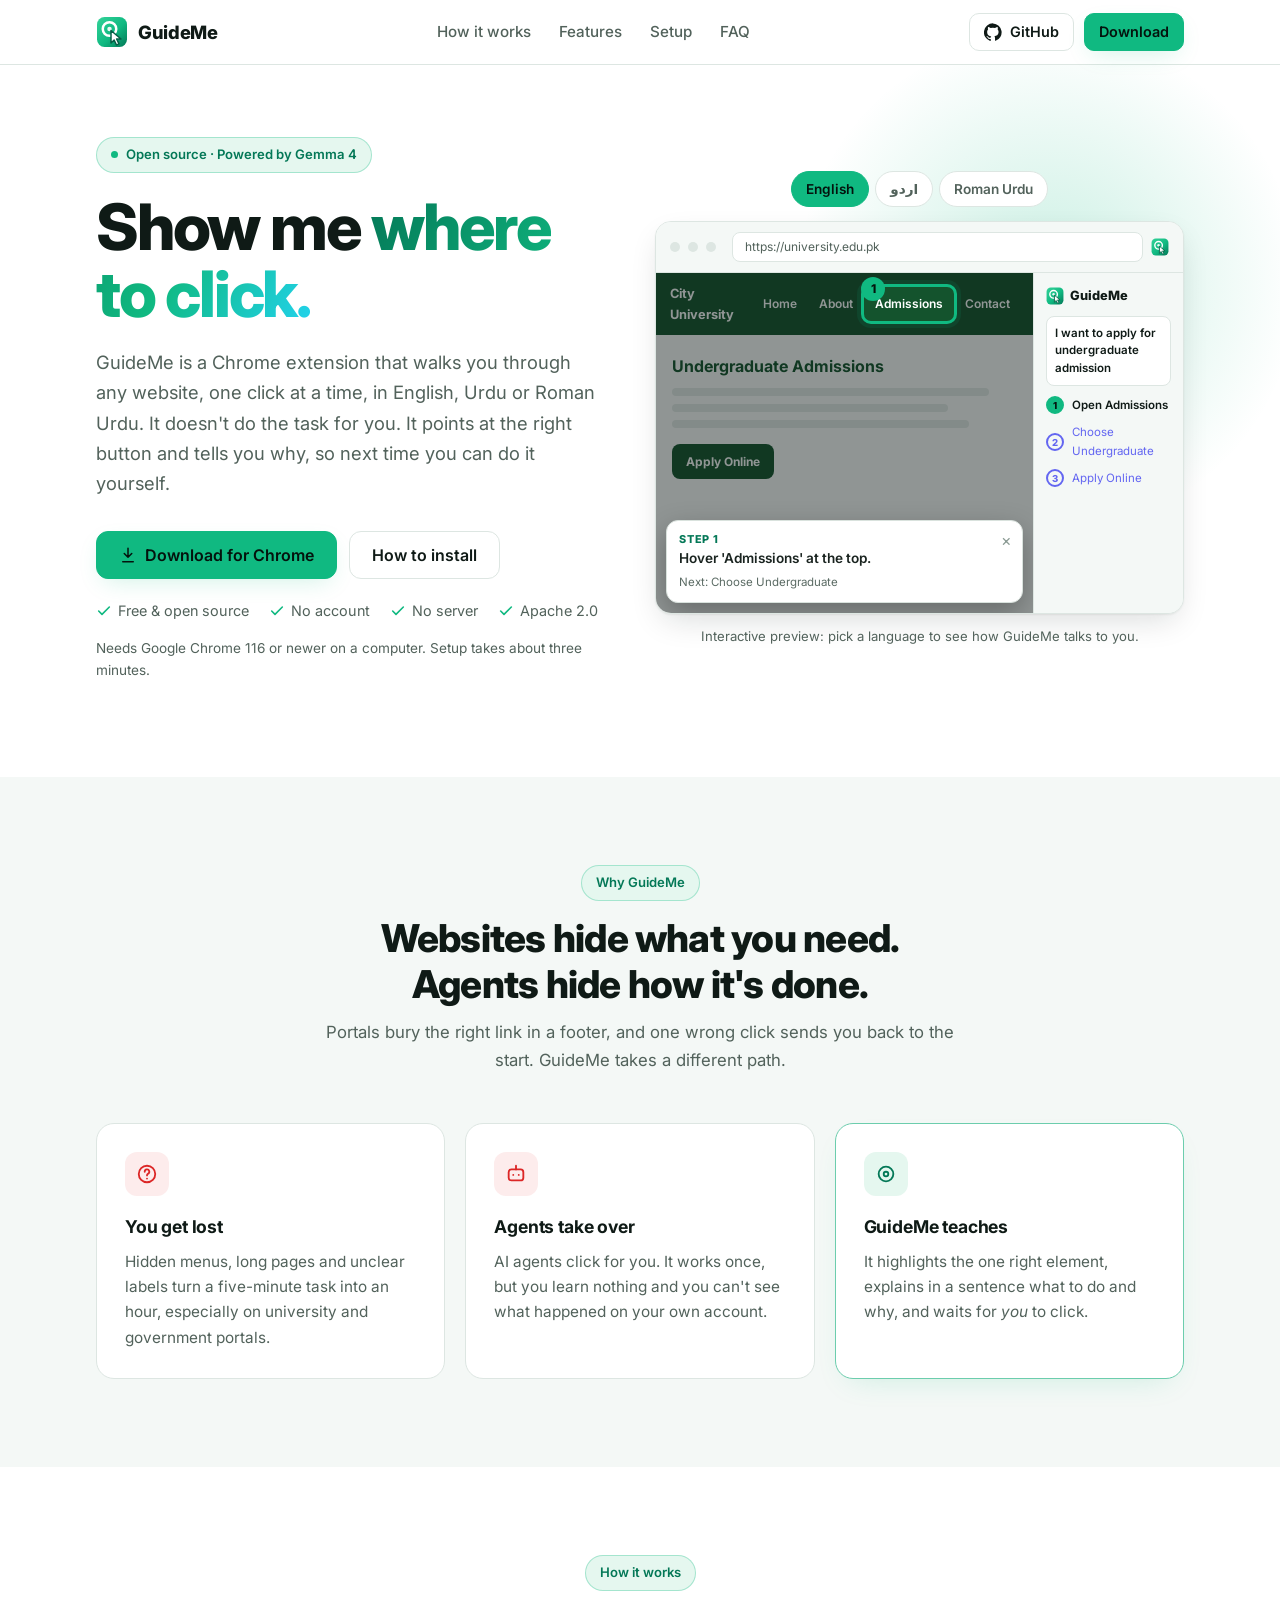
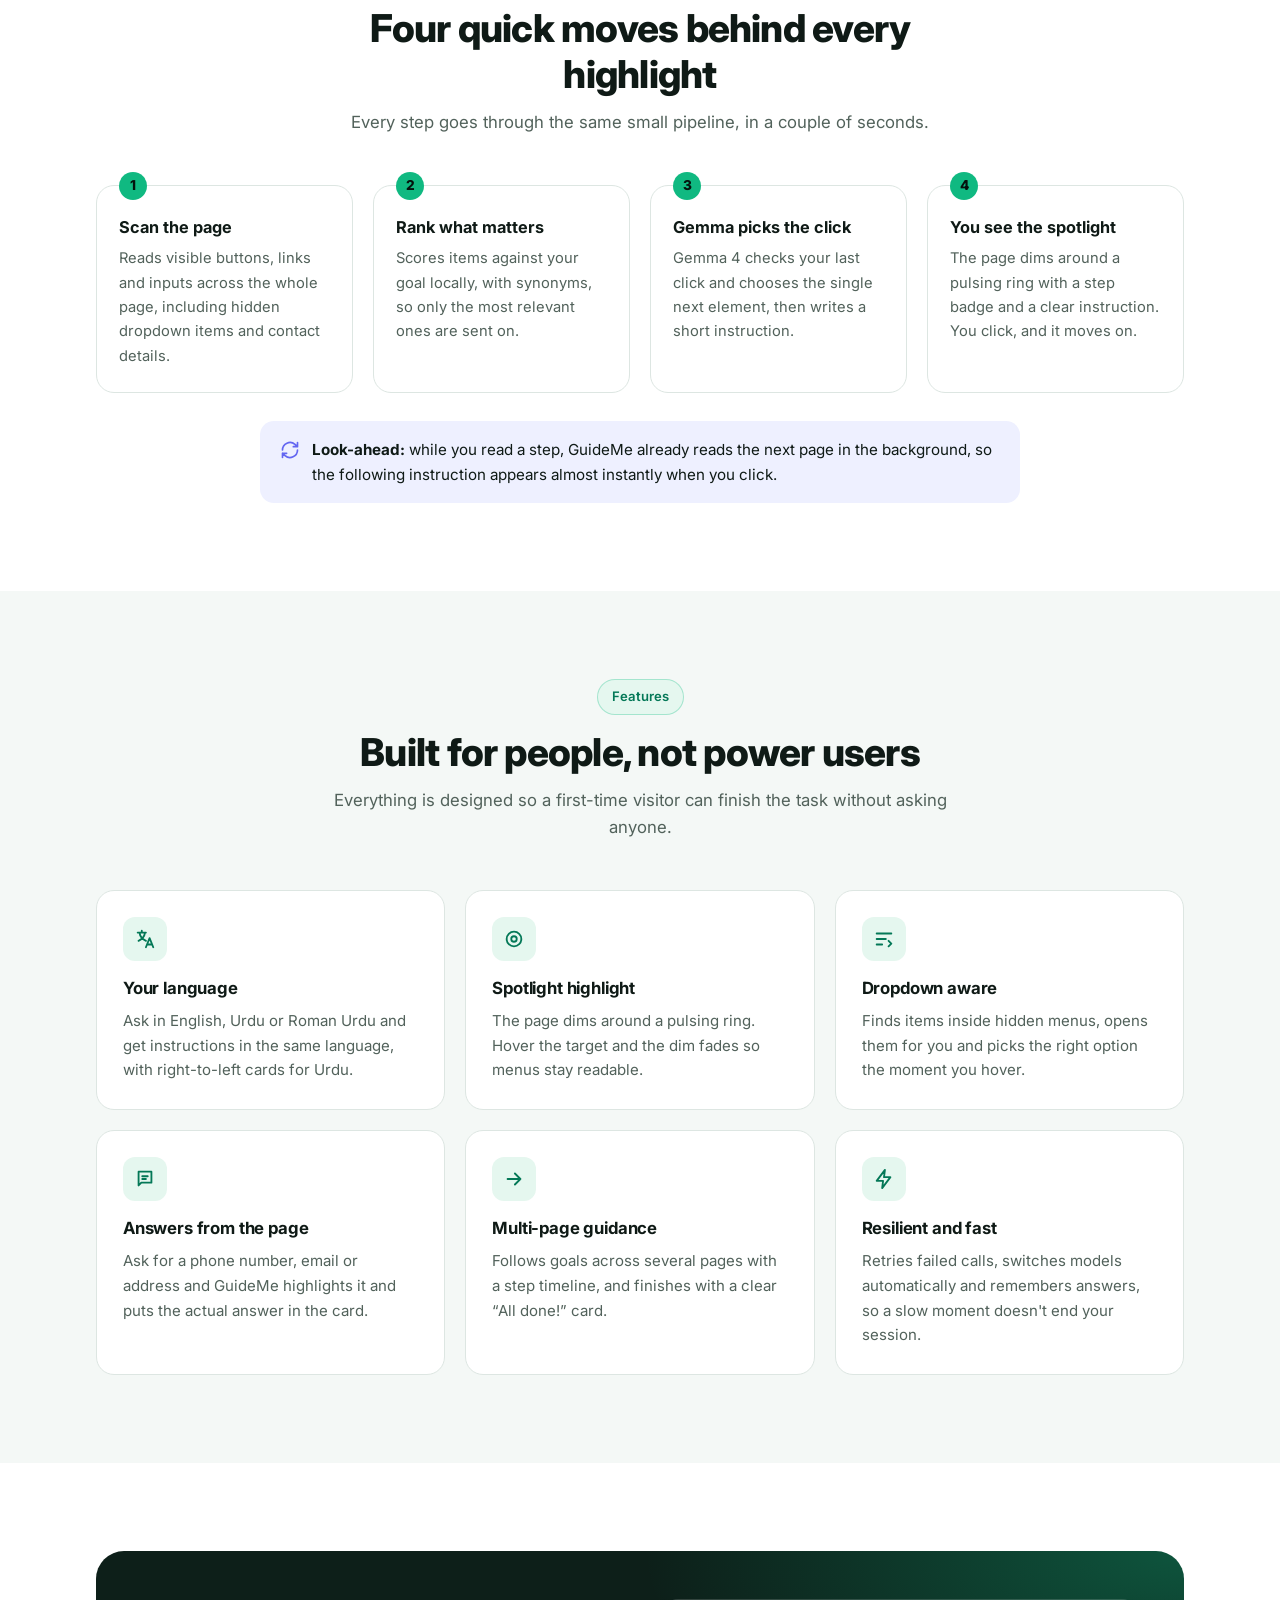
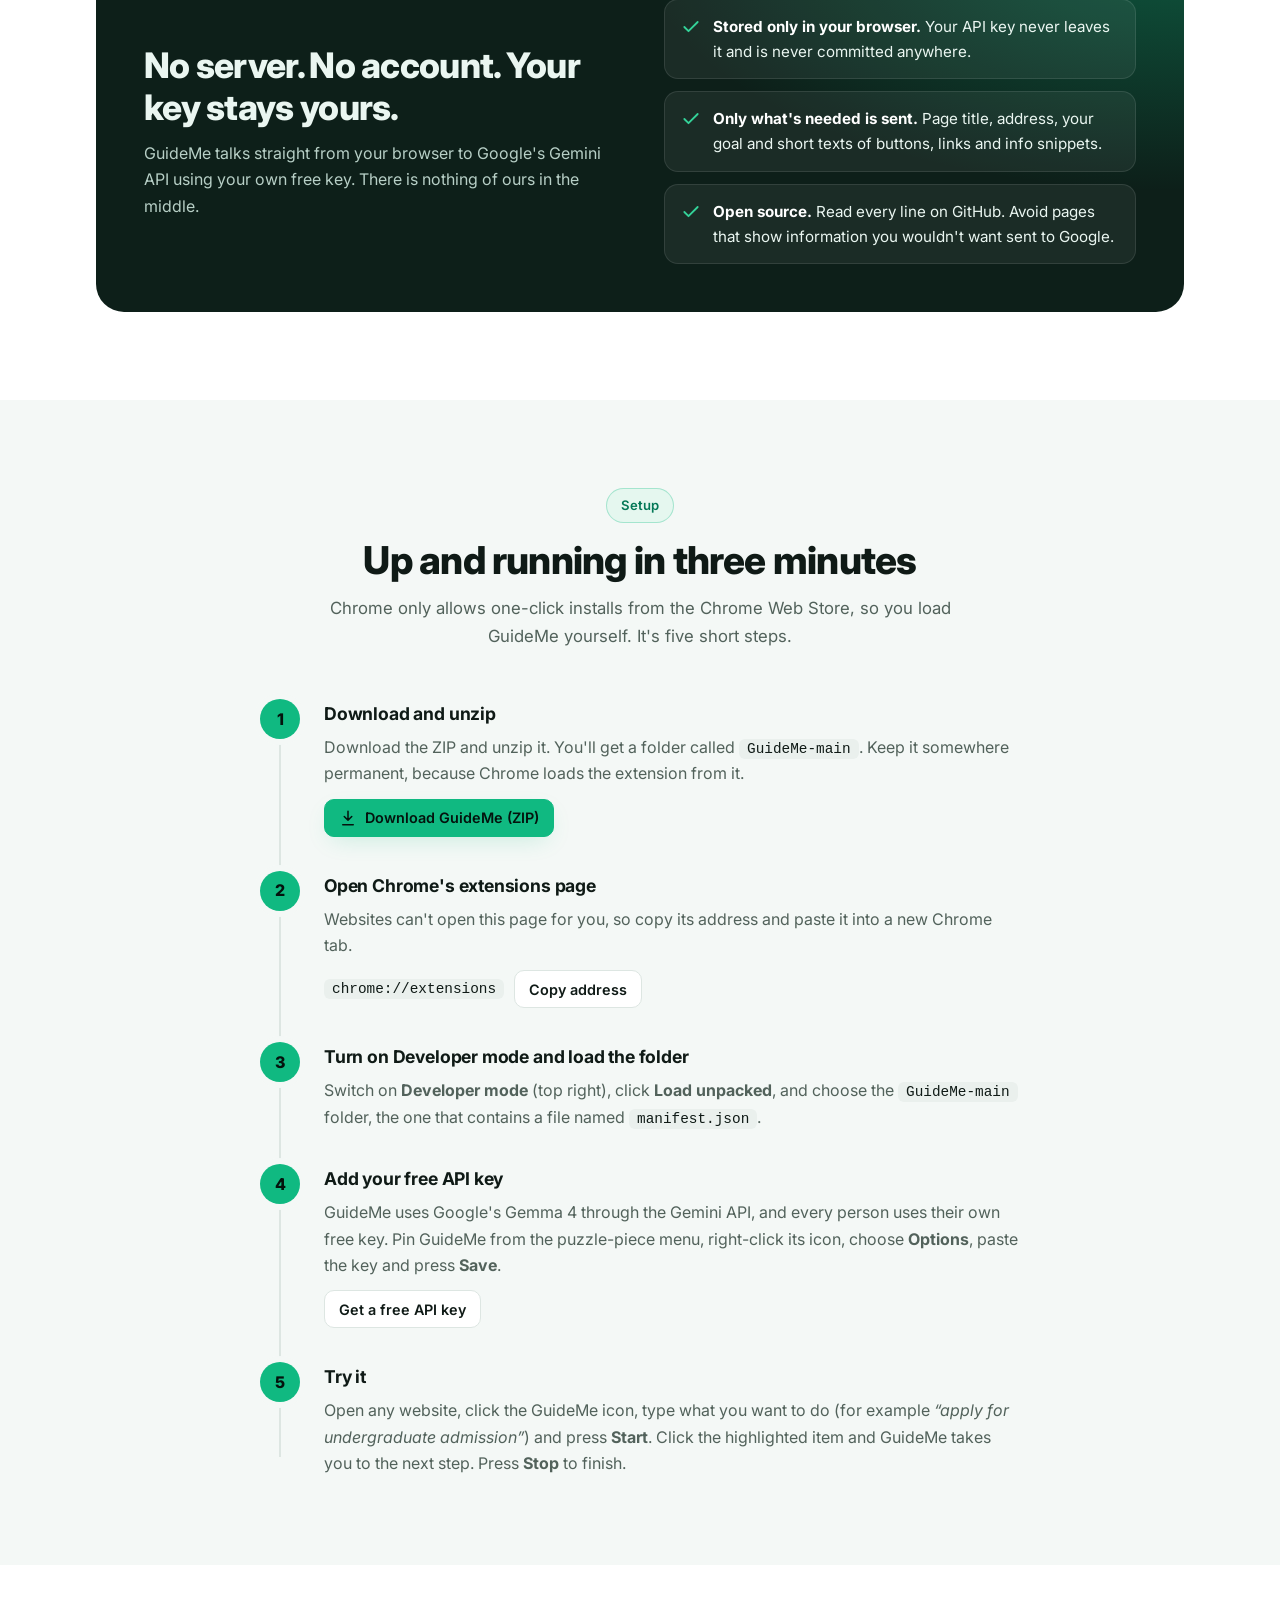
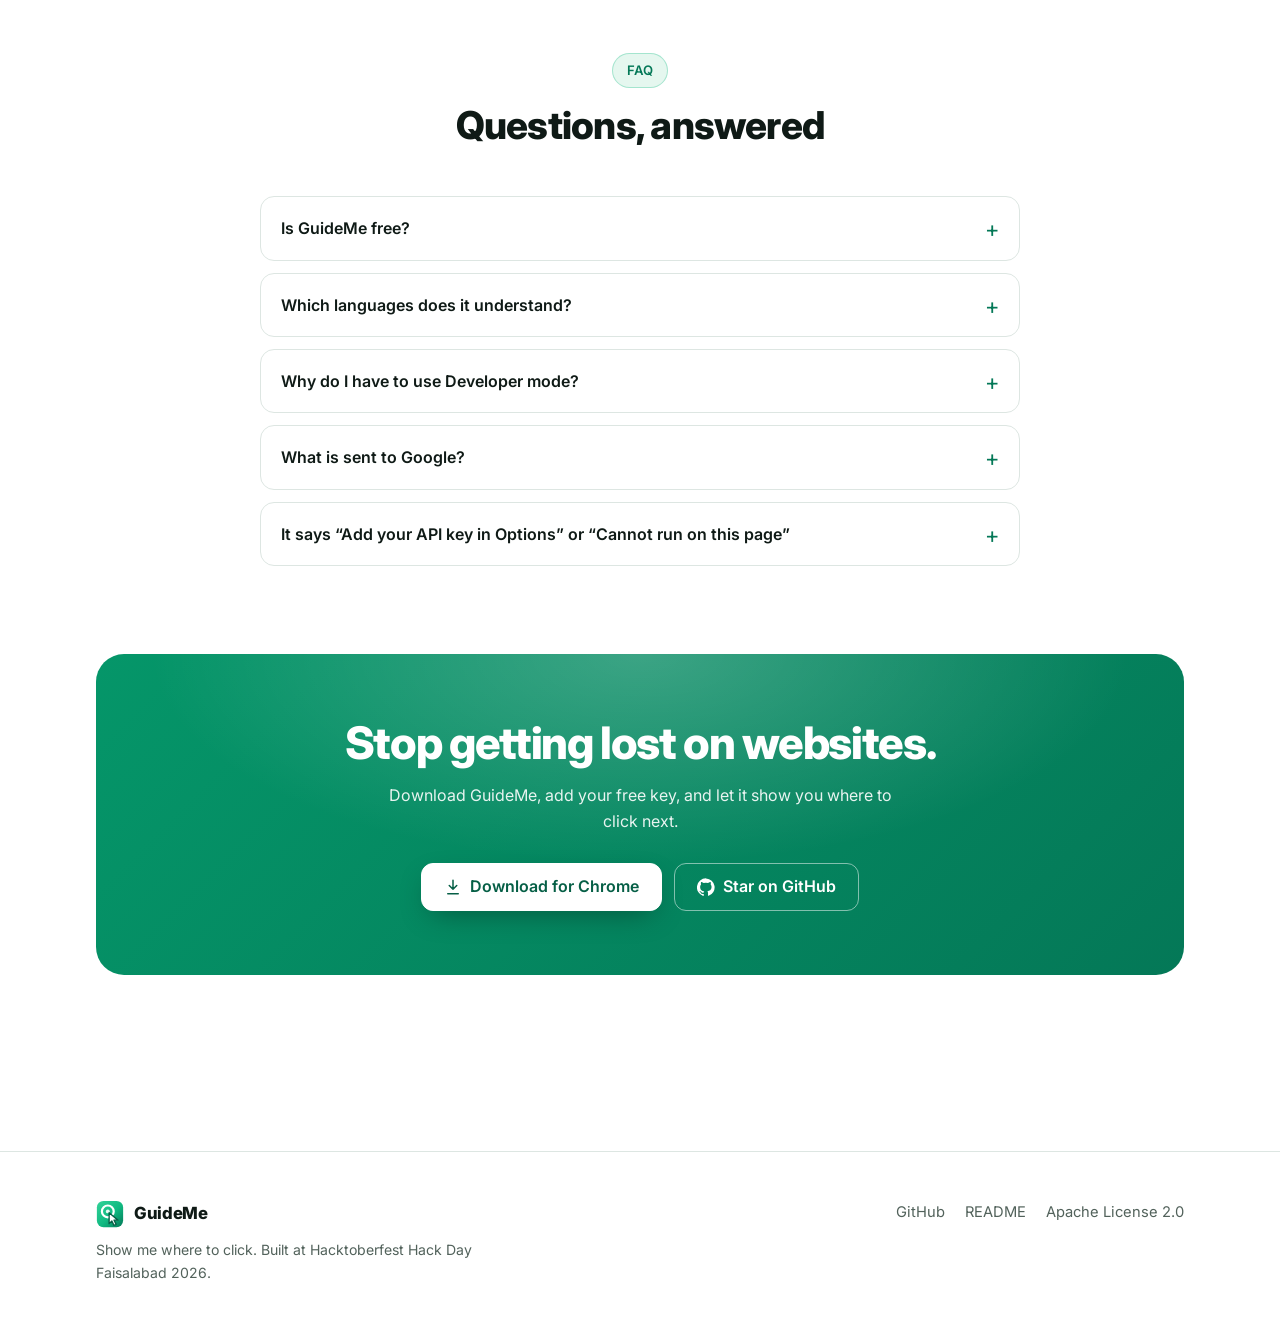
<file: docs/index.html>
<!DOCTYPE html>
<html lang="en">
<head>
  <meta charset="utf-8">
  <meta name="viewport" content="width=device-width, initial-scale=1">
  <title>GuideMe – Show me where to click</title>
  <meta name="description" content="GuideMe is a free, open-source Chrome extension that guides you through any website one click at a time, in English, Urdu or Roman Urdu. It points, you click, you learn.">
  <meta name="theme-color" content="#10b981">
  <meta property="og:type" content="website">
  <meta property="og:title" content="GuideMe – Show me where to click">
  <meta property="og:description" content="A free, open-source Chrome extension that points at the next thing to click on any website, in English or Urdu. Powered by Gemma 4.">
  <meta property="og:url" content="https://huzaifa282.github.io/GuideMe/">
  <meta name="twitter:card" content="summary">
  <meta name="twitter:title" content="GuideMe – Show me where to click">
  <meta name="twitter:description" content="A free, open-source Chrome extension that guides you through any website one click at a time.">
  <link rel="icon" href="data:image/svg+xml,%3Csvg xmlns='http://www.w3.org/2000/svg' viewBox='0 0 128 128'%3E%3Cdefs%3E%3ClinearGradient id='g' x1='0' y1='0' x2='1' y2='1'%3E%3Cstop offset='0' stop-color='%2334d399'/%3E%3Cstop offset='.55' stop-color='%2310b981'/%3E%3Cstop offset='1' stop-color='%23047857'/%3E%3C/linearGradient%3E%3C/defs%3E%3Crect x='4' y='4' width='120' height='120' rx='30' fill='url(%23g)'/%3E%3Ccircle cx='54' cy='52' r='27' fill='none' stroke='%23fff' stroke-width='10'/%3E%3Ccircle cx='54' cy='52' r='9' fill='%23fff' opacity='.9'/%3E%3Cpath d='M60 58 L60 108 L72.5 96 L82 116 L92 111.5 L82.5 92 L100 92 Z' fill='%23fff' stroke='%23065f46' stroke-width='6' stroke-linejoin='round'/%3E%3C/svg%3E">
  <link rel="preconnect" href="https://fonts.googleapis.com">
  <link rel="preconnect" href="https://fonts.gstatic.com" crossorigin>
  <link href="https://fonts.googleapis.com/css2?family=Inter:wght@400;500;600;700;800&family=Noto+Nastaliq+Urdu:wght@400;600&display=swap" rel="stylesheet">
  <style>
    :root {
      --bg: #ffffff;
      --bg-alt: #f4f8f6;
      --surface: #ffffff;
      --text: #0f1a16;
      --muted: #52625b;
      --border: #dde6e2;
      --accent: #10b981;
      --accent-strong: #047857;
      --accent-soft: #e5f7ef;
      --on-accent: #04130d;
      --indigo: #6366f1;
      --indigo-soft: #eef0ff;
      --code-bg: #eaf0ed;
      --shadow: 0 1px 2px rgba(15, 26, 22, .06), 0 12px 32px -8px rgba(15, 26, 22, .16);
      --glow: rgba(16, 185, 129, .22);
      --nav-bg: rgba(255, 255, 255, .8);
      --dim: rgba(15, 26, 22, .46);
    }
    @media (prefers-color-scheme: dark) {
      :root:not([data-theme="light"]) {
        --bg: #0b1210;
        --bg-alt: #101a17;
        --surface: #15201c;
        --text: #eef4f1;
        --muted: #9db0a8;
        --border: #25342e;
        --accent: #10b981;
        --accent-strong: #34d399;
        --accent-soft: #11332a;
        --on-accent: #04130d;
        --indigo: #a5b4fc;
        --indigo-soft: #1d2140;
        --code-bg: #1c2a25;
        --shadow: 0 1px 2px rgba(0, 0, 0, .4), 0 16px 40px -8px rgba(0, 0, 0, .6);
        --glow: rgba(16, 185, 129, .28);
        --nav-bg: rgba(11, 18, 16, .8);
        --dim: rgba(0, 0, 0, .55);
      }
    }
    * { box-sizing: border-box; }
    html { scroll-behavior: smooth; scroll-padding-top: 84px; -webkit-text-size-adjust: 100%; }
    body {
      margin: 0;
      background: var(--bg);
      color: var(--text);
      font: 16px/1.65 Inter, system-ui, -apple-system, "Segoe UI", Roboto, sans-serif;
      overflow-x: hidden;
    }
    img, svg { display: block; max-width: 100%; }
    a { color: var(--accent-strong); }
    h1, h2, h3, p { margin: 0; }
    .wrap { width: 100%; max-width: 1120px; margin: 0 auto; padding: 0 16px; }
    section { padding: 88px 0; }
    .alt { background: var(--bg-alt); }
    .eyebrow {
      display: inline-flex; align-items: center; gap: 8px;
      padding: 6px 14px; border-radius: 999px;
      background: var(--accent-soft); color: var(--accent-strong);
      border: 1px solid color-mix(in srgb, var(--accent) 30%, transparent);
      font-size: .82rem; font-weight: 600;
    }
    .eyebrow .pip { width: 7px; height: 7px; border-radius: 50%; background: var(--accent); }
    .sec-head { max-width: 640px; margin: 0 auto 48px; text-align: center; }
    .sec-head h2 { font-size: clamp(1.7rem, 4vw, 2.4rem); line-height: 1.2; letter-spacing: -.02em; font-weight: 800; margin: 14px 0 12px; }
    .sec-head p { color: var(--muted); font-size: 1.05rem; }

    /* buttons */
    .btn {
      display: inline-flex; align-items: center; justify-content: center; gap: 8px;
      min-height: 48px; padding: 0 22px; border-radius: 12px;
      border: 1px solid var(--border); background: var(--surface); color: var(--text);
      font: inherit; font-weight: 600; text-decoration: none; cursor: pointer;
      transition: transform .15s, box-shadow .15s, background .15s;
    }
    .btn:hover { transform: translateY(-1px); box-shadow: var(--shadow); }
    .btn.primary { background: var(--accent); border-color: var(--accent); color: var(--on-accent); box-shadow: 0 8px 24px -8px var(--glow); }
    .btn.primary:hover { background: color-mix(in srgb, var(--accent) 88%, white); }
    .btn.sm { min-height: 38px; padding: 0 14px; font-size: .9rem; border-radius: 10px; }
    .btn svg { width: 18px; height: 18px; }
    .btn:focus-visible, a:focus-visible, button:focus-visible, summary:focus-visible { outline: 3px solid var(--accent-strong); outline-offset: 2px; }

    /* nav */
    .nav {
      position: sticky; top: 0; z-index: 50;
      background: var(--nav-bg); backdrop-filter: blur(14px); -webkit-backdrop-filter: blur(14px);
      border-bottom: 1px solid var(--border);
    }
    .nav .wrap { display: flex; align-items: center; justify-content: space-between; height: 64px; gap: 16px; }
    .brand { display: flex; align-items: center; gap: 10px; font-weight: 800; font-size: 1.15rem; letter-spacing: -.02em; color: var(--text); text-decoration: none; }
    .brand svg { width: 32px; height: 32px; }
    .links { display: flex; gap: 28px; }
    .links a { color: var(--muted); font-weight: 500; font-size: .95rem; text-decoration: none; }
    .links a:hover { color: var(--text); }
    .nav-cta { display: flex; gap: 10px; align-items: center; }

    /* hero */
    .hero { padding: 72px 0 96px; position: relative; overflow: hidden; }
    .hero::before {
      content: ""; position: absolute; inset: -20% -10% auto auto; width: 720px; height: 720px;
      background: radial-gradient(closest-side, var(--glow), transparent 70%); pointer-events: none;
    }
    .hero .wrap { display: grid; grid-template-columns: 1fr 1.05fr; gap: 56px; align-items: center; position: relative; }
    .hero .wrap > * { min-width: 0; }
    .hero h1 { font-size: clamp(2.5rem, 6vw, 4rem); line-height: 1.05; letter-spacing: -.035em; font-weight: 800; margin: 20px 0 20px; }
    .hero h1 em {
      font-style: normal;
      background: linear-gradient(120deg, var(--accent-strong), var(--accent) 60%, #22d3ee);
      -webkit-background-clip: text; background-clip: text; color: transparent;
    }
    .hero .lead { font-size: 1.15rem; color: var(--muted); max-width: 34em; }
    .actions { display: flex; flex-wrap: wrap; gap: 12px; margin: 32px 0 20px; }
    .trust { display: flex; flex-wrap: wrap; gap: 8px 20px; padding: 0; margin: 0; list-style: none; color: var(--muted); font-size: .9rem; }
    .trust li { display: flex; align-items: center; gap: 6px; }
    .trust svg { width: 16px; height: 16px; color: var(--accent); flex: none; }
    .req { margin-top: 14px; font-size: .85rem; color: var(--muted); }

    /* demo */
    .demo { position: relative; }
    .langs { display: flex; gap: 6px; justify-content: center; margin-bottom: 14px; }
    .langs button {
      font: inherit; font-size: .85rem; font-weight: 600; cursor: pointer;
      padding: 6px 14px; border-radius: 999px; border: 1px solid var(--border);
      background: var(--surface); color: var(--muted);
    }
    .langs button[aria-pressed="true"] { background: var(--accent); border-color: var(--accent); color: var(--on-accent); }
    .window {
      border: 1px solid var(--border); border-radius: 16px; background: var(--surface);
      box-shadow: var(--shadow); overflow: hidden;
    }
    .bar { display: flex; align-items: center; gap: 8px; padding: 10px 14px; background: var(--bg-alt); border-bottom: 1px solid var(--border); }
    .bar i { width: 10px; height: 10px; border-radius: 50%; background: var(--border); }
    .bar .url { flex: 1; margin-left: 8px; padding: 4px 12px; border-radius: 8px; background: var(--surface); border: 1px solid var(--border); color: var(--muted); font-size: .75rem; white-space: nowrap; overflow: hidden; text-overflow: ellipsis; }
    .bar .ext { width: 18px; height: 18px; flex: none; }
    .body { display: grid; grid-template-columns: 1fr 150px; min-height: 340px; }
    .screen { position: relative; overflow: hidden; background: #fff; color: #1a2420; min-height: 340px; }
    .site-nav { display: flex; gap: 4px; align-items: center; padding: 10px 14px; background: #14532d; color: #fff; font-size: .75rem; font-weight: 600; }
    .site-nav b { margin-right: auto; font-size: .8rem; }
    .site-nav > span { padding: 5px 9px; border-radius: 6px; position: relative; }
    .menu {
      position: absolute; top: 100%; left: 0; margin-top: 4px; min-width: 130px;
      background: #fff; color: #1a2420; border: 1px solid #d9e2dd; border-radius: 8px; padding: 4px;
      box-shadow: 0 8px 20px rgba(0,0,0,.18); opacity: 0; transform: translateY(-4px); pointer-events: none; transition: .2s; z-index: 2;
    }
    .menu.open { opacity: 1; transform: none; }
    .menu span { display: block; padding: 6px 9px; border-radius: 5px; color: #1a2420; font-weight: 500; }
    .page { padding: 18px 16px; }
    .page h4 { margin: 0 0 8px; font-size: 1rem; color: #14532d; }
    .page .ln { height: 8px; border-radius: 4px; background: #e6ece9; margin-bottom: 8px; }
    .page .apply { display: inline-block; margin-top: 8px; padding: 8px 14px; border-radius: 8px; background: #14532d; color: #fff; font-size: .75rem; font-weight: 700; }
    .dim { position: absolute; inset: 0; background: var(--dim); opacity: 0; transition: opacity .3s; pointer-events: none; }
    .ring {
      position: absolute; border: 3px solid var(--accent); border-radius: 10px;
      box-shadow: 0 0 0 9999px var(--dim), 0 0 0 4px var(--glow);
      transition: all .55s cubic-bezier(.4, .1, .2, 1); opacity: 0; pointer-events: none;
    }
    .ring.on { opacity: 1; animation: pulse 1.6s ease-in-out infinite; }
    @keyframes pulse { 50% { box-shadow: 0 0 0 9999px var(--dim), 0 0 0 9px transparent; } }
    .badge {
      position: absolute; width: 24px; height: 24px; border-radius: 50%; background: var(--accent); color: var(--on-accent);
      font-size: .75rem; font-weight: 800; display: grid; place-items: center; opacity: 0; transition: all .55s cubic-bezier(.4, .1, .2, 1);
    }
    .badge.on { opacity: 1; }
    .card {
      position: absolute; left: 10px; right: 10px; bottom: 10px; padding: 10px 34px 10px 12px;
      background: #fff; color: #1a2420; border-radius: 12px; border: 1px solid #d9e2dd;
      box-shadow: 0 10px 28px rgba(0,0,0,.28); transition: opacity .3s, transform .3s; z-index: 3;
    }
    .card.hide { opacity: 0; transform: translateY(8px); }
    .card .st { font-size: .68rem; font-weight: 800; letter-spacing: .06em; text-transform: uppercase; color: var(--accent-strong); }
    .card.finish .st { color: #b45309; }
    .card .tx { font-size: .85rem; font-weight: 600; line-height: 1.45; }
    .card .nx { margin-top: 4px; font-size: .72rem; color: #5b6b64; }
    .card .x { position: absolute; top: 6px; right: 10px; font-size: 1rem; color: #8a9a93; }
    .card[dir="rtl"] { padding: 10px 12px 10px 34px; }
    .card[dir="rtl"] .x { right: auto; left: 10px; }
    .card[dir="rtl"] .tx, .card[dir="rtl"] .st, .card[dir="rtl"] .nx { font-family: "Noto Nastaliq Urdu", Inter, sans-serif; line-height: 1.9; letter-spacing: 0; text-transform: none; }
    .panel { padding: 12px; background: var(--bg-alt); border-left: 1px solid var(--border); font-size: .72rem; display: flex; flex-direction: column; gap: 10px; }
    .panel .ph { display: flex; align-items: center; gap: 6px; font-weight: 800; font-size: .8rem; }
    .panel .ph svg { width: 18px; height: 18px; }
    .panel .goal { padding: 8px; border-radius: 8px; background: var(--surface); border: 1px solid var(--border); color: var(--text); font-weight: 600; line-height: 1.5; }
    .panel .goal[dir="rtl"] { font-family: "Noto Nastaliq Urdu", Inter, sans-serif; line-height: 2; }
    .tl { list-style: none; margin: 0; padding: 0; display: flex; flex-direction: column; gap: 8px; }
    .tl li { display: flex; align-items: center; gap: 8px; color: var(--muted); }
    .tl li[dir="rtl"] { font-family: "Noto Nastaliq Urdu", Inter, sans-serif; }
    .tl .d { width: 18px; height: 18px; border-radius: 50%; border: 2px solid var(--border); display: grid; place-items: center; font-size: .6rem; font-weight: 800; flex: none; }
    .tl li.now { color: var(--text); font-weight: 600; }
    .tl li.now .d { border-color: var(--accent); background: var(--accent); color: var(--on-accent); }
    .tl li.past .d { border-color: var(--accent); color: var(--accent-strong); }
    .tl li.ahead .d { border-color: var(--indigo); color: var(--indigo); }
    .tl li.ahead { color: var(--indigo); }
    .demo-note { margin-top: 12px; text-align: center; font-size: .82rem; color: var(--muted); }

    /* problem */
    .cols3 { display: grid; grid-template-columns: repeat(3, 1fr); gap: 20px; }
    .tile { padding: 28px; background: var(--surface); border: 1px solid var(--border); border-radius: 18px; }
    .tile .ic { width: 44px; height: 44px; border-radius: 12px; display: grid; place-items: center; margin-bottom: 16px; background: var(--accent-soft); color: var(--accent-strong); }
    .tile .ic svg { width: 22px; height: 22px; }
    .tile.bad .ic { background: #fdecec; color: #dc2626; }
    @media (prefers-color-scheme: dark) { :root:not([data-theme="light"]) .tile.bad .ic { background: #3a1717; color: #f87171; } }
    .tile h3 { font-size: 1.1rem; margin-bottom: 8px; letter-spacing: -.01em; }
    .tile p { color: var(--muted); font-size: .96rem; }
    .tile.good { border-color: color-mix(in srgb, var(--accent) 55%, var(--border)); box-shadow: 0 12px 32px -16px var(--glow); }

    /* how */
    .how { display: grid; grid-template-columns: repeat(4, 1fr); gap: 20px; counter-reset: s; }
    .how .step { position: relative; padding: 28px 22px 24px; background: var(--surface); border: 1px solid var(--border); border-radius: 18px; }
    .how .step::before {
      counter-increment: s; content: counter(s);
      position: absolute; top: -14px; left: 22px; width: 28px; height: 28px; border-radius: 50%;
      background: var(--accent); color: var(--on-accent); font-weight: 800; font-size: .85rem; display: grid; place-items: center;
    }
    .how h3 { font-size: 1.02rem; margin-bottom: 6px; }
    .how p { color: var(--muted); font-size: .92rem; }
    .loop {
      margin: 28px auto 0; max-width: 760px; padding: 16px 20px; border-radius: 14px;
      background: var(--indigo-soft); color: var(--text); font-size: .95rem; display: flex; gap: 12px; align-items: flex-start;
    }
    .loop svg { width: 20px; height: 20px; color: var(--indigo); flex: none; margin-top: 3px; }

    /* features */
    .grid3 { display: grid; grid-template-columns: repeat(3, 1fr); gap: 20px; }
    .feat { padding: 26px; background: var(--surface); border: 1px solid var(--border); border-radius: 18px; transition: transform .2s, box-shadow .2s, border-color .2s; }
    .feat:hover { transform: translateY(-3px); box-shadow: var(--shadow); border-color: color-mix(in srgb, var(--accent) 50%, var(--border)); }
    .feat .ic { width: 44px; height: 44px; border-radius: 12px; display: grid; place-items: center; margin-bottom: 14px; background: var(--accent-soft); color: var(--accent-strong); }
    .feat .ic svg { width: 22px; height: 22px; }
    .feat h3 { font-size: 1.05rem; margin-bottom: 6px; letter-spacing: -.01em; }
    .feat p { color: var(--muted); font-size: .94rem; }

    /* privacy */
    .privacy {
      display: grid; grid-template-columns: 1fr 1fr; gap: 48px; align-items: center;
      padding: 48px; border-radius: 28px; color: #eaf6f1;
      background: radial-gradient(900px 400px at 100% 0, rgba(16, 185, 129, .35), transparent 60%), #0d1f19;
    }
    .privacy h2 { font-size: clamp(1.6rem, 3.6vw, 2.2rem); line-height: 1.2; letter-spacing: -.02em; font-weight: 800; margin-bottom: 12px; }
    .privacy p { color: #b7cfc6; }
    .privacy ul { list-style: none; margin: 0; padding: 0; display: grid; gap: 12px; }
    .privacy li { display: flex; gap: 12px; padding: 14px 16px; border-radius: 14px; background: rgba(255, 255, 255, .06); border: 1px solid rgba(255, 255, 255, .1); font-size: .95rem; }
    .privacy li svg { width: 20px; height: 20px; color: #34d399; flex: none; margin-top: 3px; }
    .privacy li b { color: #fff; }

    /* setup */
    .timeline { max-width: 760px; margin: 0 auto; padding: 0; list-style: none; counter-reset: t; position: relative; }
    .timeline::before { content: ""; position: absolute; left: 19px; top: 20px; bottom: 20px; width: 2px; background: var(--border); }
    .timeline li { counter-increment: t; position: relative; padding: 0 0 28px 64px; }
    .timeline li:last-child { padding-bottom: 0; }
    .timeline li::before {
      content: counter(t); position: absolute; left: 0; top: 0; width: 40px; height: 40px; border-radius: 50%;
      background: var(--accent); color: var(--on-accent); font-weight: 800; display: grid; place-items: center;
      box-shadow: 0 0 0 6px var(--bg);
    }
    .alt .timeline li::before { box-shadow: 0 0 0 6px var(--bg-alt); }
    .timeline h3 { font-size: 1.1rem; margin: 6px 0 6px; letter-spacing: -.01em; }
    .timeline p { color: var(--muted); }
    .timeline .row { display: flex; flex-wrap: wrap; gap: 10px; align-items: center; margin-top: 12px; }
    code { padding: 2px 8px; border-radius: 6px; background: var(--code-bg); color: var(--text); font: .9em ui-monospace, Consolas, monospace; overflow-wrap: anywhere; }
    .small { font-size: .88rem; color: var(--muted); }

    /* faq */
    .faq { max-width: 760px; margin: 0 auto; display: grid; gap: 12px; }
    details { background: var(--surface); border: 1px solid var(--border); border-radius: 14px; padding: 0 20px; transition: border-color .2s; }
    details[open] { border-color: color-mix(in srgb, var(--accent) 50%, var(--border)); }
    summary { cursor: pointer; font-weight: 600; padding: 18px 28px 18px 0; list-style: none; position: relative; }
    summary::-webkit-details-marker { display: none; }
    summary::after { content: "+"; position: absolute; right: 0; top: 14px; font-size: 1.4rem; font-weight: 400; color: var(--accent-strong); transition: transform .2s; }
    details[open] summary::after { transform: rotate(45deg); }
    details p { color: var(--muted); padding: 0 0 18px; }

    /* cta + footer */
    .cta {
      text-align: center; padding: 64px 24px; border-radius: 28px; color: #fff;
      background: radial-gradient(700px 300px at 50% 0, rgba(255, 255, 255, .22), transparent 70%), linear-gradient(135deg, #059669, #047857);
    }
    .cta h2 { font-size: clamp(1.8rem, 4.5vw, 2.8rem); line-height: 1.15; letter-spacing: -.03em; font-weight: 800; margin-bottom: 12px; }
    .cta p { opacity: .9; max-width: 32em; margin: 0 auto 28px; }
    .cta .btn.primary { background: #fff; border-color: #fff; color: #065f46; box-shadow: 0 10px 30px -10px rgba(0, 0, 0, .4); }
    .cta .btn.primary:hover { background: #f0fdf8; }
    .cta .btn.ghost { background: transparent; border-color: rgba(255, 255, 255, .5); color: #fff; }
    footer { padding: 48px 0 56px; border-top: 1px solid var(--border); margin-top: 88px; }
    footer .wrap { display: flex; flex-wrap: wrap; justify-content: space-between; gap: 24px; align-items: flex-start; }
    footer .brand { font-size: 1.05rem; }
    footer .brand svg { width: 28px; height: 28px; }
    footer p { color: var(--muted); font-size: .88rem; margin-top: 10px; max-width: 30em; }
    footer nav { display: flex; gap: 20px; flex-wrap: wrap; }
    footer nav a { color: var(--muted); font-size: .92rem; text-decoration: none; }
    footer nav a:hover { color: var(--text); }

    @media (max-width: 960px) {
      .hero .wrap { grid-template-columns: 1fr; gap: 40px; }
      .how { grid-template-columns: repeat(2, 1fr); row-gap: 32px; }
      .privacy { grid-template-columns: 1fr; padding: 32px; gap: 28px; }
    }
    @media (max-width: 760px) {
      section { padding: 64px 0; }
      .links, .nav-cta .gh { display: none; }
      .cols3, .grid3 { grid-template-columns: 1fr; }
      .hero { padding: 40px 0 64px; }
      .body { grid-template-columns: 1fr; }
      .panel { display: none; }
    }
    @media (max-width: 520px) {
      .how { grid-template-columns: 1fr; }
      .actions .btn { width: 100%; }
    }
    @media (prefers-reduced-motion: reduce) {
      * { animation: none !important; transition: none !important; scroll-behavior: auto !important; }
    }
  </style>
</head>
<body>

<svg width="0" height="0" style="position:absolute" aria-hidden="true">
  <defs>
    <linearGradient id="lg" x1="0" y1="0" x2="1" y2="1">
      <stop offset="0" stop-color="#34d399"/><stop offset=".55" stop-color="#10b981"/><stop offset="1" stop-color="#047857"/>
    </linearGradient>
    <symbol id="logo" viewBox="0 0 128 128">
      <rect x="4" y="4" width="120" height="120" rx="30" fill="url(#lg)"/>
      <circle cx="54" cy="52" r="27" fill="none" stroke="#fff" stroke-width="10"/>
      <circle cx="54" cy="52" r="9" fill="#fff" opacity=".9"/>
      <path d="M60 58 L60 108 L72.5 96 L82 116 L92 111.5 L82.5 92 L100 92 Z" fill="#fff" stroke="#065f46" stroke-width="6" stroke-linejoin="round"/>
    </symbol>
    <symbol id="i-check" viewBox="0 0 24 24"><path d="M20 6 9 17l-5-5" fill="none" stroke="currentColor" stroke-width="2.4" stroke-linecap="round" stroke-linejoin="round"/></symbol>
    <symbol id="i-down" viewBox="0 0 24 24"><path d="M12 3v12m0 0-5-5m5 5 5-5M5 21h14" fill="none" stroke="currentColor" stroke-width="2" stroke-linecap="round" stroke-linejoin="round"/></symbol>
    <symbol id="i-gh" viewBox="0 0 24 24"><path fill="currentColor" d="M12 .5a12 12 0 0 0-3.8 23.4c.6.1.8-.3.8-.6v-2c-3.3.7-4-1.6-4-1.6-.6-1.4-1.4-1.8-1.4-1.8-1-.7.1-.7.1-.7 1.2.1 1.8 1.2 1.8 1.2 1 1.8 2.8 1.3 3.5 1 .1-.8.4-1.3.7-1.6-2.7-.3-5.5-1.3-5.5-6 0-1.3.5-2.4 1.2-3.2-.1-.3-.5-1.5.1-3.2 0 0 1-.3 3.3 1.2a11.5 11.5 0 0 1 6 0c2.3-1.5 3.3-1.2 3.3-1.2.6 1.7.2 2.9.1 3.2.8.8 1.2 1.9 1.2 3.2 0 4.600-2.800 5.600-5.500 5.900.4.400.8 1.100.8 2.200v3.300c0 .3.2.7.8.6A12 12 0 0 0 12 .5Z"/></symbol>
  </defs>
</svg>

<header class="nav">
  <div class="wrap">
    <a class="brand" href="#top" aria-label="GuideMe home"><svg aria-hidden="true"><use href="#logo"/></svg>GuideMe</a>
    <nav class="links" aria-label="Sections">
      <a href="#how">How it works</a>
      <a href="#features">Features</a>
      <a href="#setup">Setup</a>
      <a href="#faq">FAQ</a>
    </nav>
    <div class="nav-cta">
      <a class="btn sm gh" href="https://github.com/huzaifa282/GuideMe"><svg aria-hidden="true"><use href="#i-gh"/></svg>GitHub</a>
      <a class="btn sm primary" href="https://github.com/huzaifa282/GuideMe/archive/refs/heads/main.zip">Download</a>
    </div>
  </div>
</header>

<main id="top">

  <!-- HERO -->
  <section class="hero">
    <div class="wrap">
      <div>
        <span class="eyebrow"><span class="pip"></span>Open source · Powered by Gemma 4</span>
        <h1>Show me <em>where to click.</em></h1>
        <p class="lead">GuideMe is a Chrome extension that walks you through any website, one click at a time, in English, Urdu or Roman Urdu. It doesn't do the task for you. It points at the right button and tells you why, so next time you can do it yourself.</p>
        <div class="actions">
          <a class="btn primary" href="https://github.com/huzaifa282/GuideMe/archive/refs/heads/main.zip"><svg aria-hidden="true"><use href="#i-down"/></svg>Download for Chrome</a>
          <a class="btn" href="#setup">How to install</a>
        </div>
        <ul class="trust">
          <li><svg aria-hidden="true"><use href="#i-check"/></svg>Free &amp; open source</li>
          <li><svg aria-hidden="true"><use href="#i-check"/></svg>No account</li>
          <li><svg aria-hidden="true"><use href="#i-check"/></svg>No server</li>
          <li><svg aria-hidden="true"><use href="#i-check"/></svg>Apache 2.0</li>
        </ul>
        <p class="req">Needs Google Chrome 116 or newer on a computer. Setup takes about three minutes.</p>
      </div>

      <div class="demo">
        <div class="langs" role="group" aria-label="Demo language">
          <button type="button" data-lang="en" aria-pressed="true">English</button>
          <button type="button" data-lang="ur" aria-pressed="false">اردو</button>
          <button type="button" data-lang="roman" aria-pressed="false">Roman Urdu</button>
        </div>
        <div class="window" aria-hidden="true" id="demo">
          <div class="bar"><i></i><i></i><i></i><span class="url">https://university.edu.pk</span><svg class="ext"><use href="#logo"/></svg></div>
          <div class="body">
            <div class="screen" id="screen">
              <div class="site-nav"><b>City University</b><span>Home</span><span>About</span><span id="t-adm">Admissions<span class="menu" id="menu"><span id="t-ug">Undergraduate</span><span>Postgraduate</span><span>Fee structure</span></span></span><span>Contact</span></div>
              <div class="page">
                <h4>Undergraduate Admissions</h4>
                <div class="ln" style="width:92%"></div><div class="ln" style="width:80%"></div><div class="ln" style="width:86%"></div>
                <span class="apply" id="t-apply">Apply Online</span>
              </div>
              <div class="ring" id="ring"></div>
              <div class="badge" id="badge">1</div>
              <div class="card hide" id="card"><div class="st"></div><div class="tx"></div><div class="nx"></div><span class="x">×</span></div>
            </div>
            <div class="panel">
              <div class="ph"><svg><use href="#logo"/></svg>GuideMe</div>
              <div class="goal" id="goal"></div>
              <ul class="tl" id="tl"></ul>
            </div>
          </div>
        </div>
        <p class="demo-note">Interactive preview: pick a language to see how GuideMe talks to you.</p>
      </div>
    </div>
  </section>

  <!-- PROBLEM -->
  <section class="alt" aria-labelledby="prob">
    <div class="wrap">
      <div class="sec-head">
        <span class="eyebrow">Why GuideMe</span>
        <h2 id="prob">Websites hide what you need. Agents hide how it's done.</h2>
        <p>Portals bury the right link in a footer, and one wrong click sends you back to the start. GuideMe takes a different path.</p>
      </div>
      <div class="cols3">
        <div class="tile bad">
          <div class="ic"><svg viewBox="0 0 24 24" fill="none" stroke="currentColor" stroke-width="2" stroke-linecap="round" stroke-linejoin="round"><circle cx="12" cy="12" r="9"/><path d="M9.5 9.5a2.5 2.5 0 1 1 3.5 2.3c-.7.4-1 .9-1 1.7M12 17h.01"/></svg></div>
          <h3>You get lost</h3>
          <p>Hidden menus, long pages and unclear labels turn a five-minute task into an hour, especially on university and government portals.</p>
        </div>
        <div class="tile bad">
          <div class="ic"><svg viewBox="0 0 24 24" fill="none" stroke="currentColor" stroke-width="2" stroke-linecap="round" stroke-linejoin="round"><rect x="4" y="7" width="16" height="12" rx="3"/><path d="M12 7V3M9 13h.01M15 13h.01"/></svg></div>
          <h3>Agents take over</h3>
          <p>AI agents click for you. It works once, but you learn nothing and you can't see what happened on your own account.</p>
        </div>
        <div class="tile good">
          <div class="ic"><svg viewBox="0 0 24 24" fill="none" stroke="currentColor" stroke-width="2" stroke-linecap="round" stroke-linejoin="round"><circle cx="12" cy="12" r="8"/><circle cx="12" cy="12" r="2.5"/></svg></div>
          <h3>GuideMe teaches</h3>
          <p>It highlights the one right element, explains in a sentence what to do and why, and waits for <em>you</em> to click.</p>
        </div>
      </div>
    </div>
  </section>

  <!-- HOW -->
  <section id="how" aria-labelledby="how-h">
    <div class="wrap">
      <div class="sec-head">
        <span class="eyebrow">How it works</span>
        <h2 id="how-h">Four quick moves behind every highlight</h2>
        <p>Every step goes through the same small pipeline, in a couple of seconds.</p>
      </div>
      <div class="how">
        <div class="step"><h3>Scan the page</h3><p>Reads visible buttons, links and inputs across the whole page, including hidden dropdown items and contact details.</p></div>
        <div class="step"><h3>Rank what matters</h3><p>Scores items against your goal locally, with synonyms, so only the most relevant ones are sent on.</p></div>
        <div class="step"><h3>Gemma picks the click</h3><p>Gemma 4 checks your last click and chooses the single next element, then writes a short instruction.</p></div>
        <div class="step"><h3>You see the spotlight</h3><p>The page dims around a pulsing ring with a step badge and a clear instruction. You click, and it moves on.</p></div>
      </div>
      <div class="loop">
        <svg viewBox="0 0 24 24" fill="none" stroke="currentColor" stroke-width="2" stroke-linecap="round" stroke-linejoin="round" aria-hidden="true"><path d="M3 12a9 9 0 0 1 15-6.7L21 8M21 3v5h-5M21 12a9 9 0 0 1-15 6.7L3 16M3 21v-5h5"/></svg>
        <span><b>Look-ahead:</b> while you read a step, GuideMe already reads the next page in the background, so the following instruction appears almost instantly when you click.</span>
      </div>
    </div>
  </section>

  <!-- FEATURES -->
  <section id="features" class="alt" aria-labelledby="feat-h">
    <div class="wrap">
      <div class="sec-head">
        <span class="eyebrow">Features</span>
        <h2 id="feat-h">Built for people, not power users</h2>
        <p>Everything is designed so a first-time visitor can finish the task without asking anyone.</p>
      </div>
      <div class="grid3">
        <div class="feat"><div class="ic"><svg viewBox="0 0 24 24" fill="none" stroke="currentColor" stroke-width="2" stroke-linecap="round" stroke-linejoin="round"><path d="M4 5h9M8.500 3v2M6 5c.5 4 3 7 7 9M12 5c-.5 4-3 7-7 9M13 21l4-10 4 10M14.500 18h5"/></svg></div><h3>Your language</h3><p>Ask in English, Urdu or Roman Urdu and get instructions in the same language, with right-to-left cards for Urdu.</p></div>
        <div class="feat"><div class="ic"><svg viewBox="0 0 24 24" fill="none" stroke="currentColor" stroke-width="2" stroke-linecap="round" stroke-linejoin="round"><circle cx="12" cy="12" r="8"/><circle cx="12" cy="12" r="3"/></svg></div><h3>Spotlight highlight</h3><p>The page dims around a pulsing ring. Hover the target and the dim fades so menus stay readable.</p></div>
        <div class="feat"><div class="ic"><svg viewBox="0 0 24 24" fill="none" stroke="currentColor" stroke-width="2" stroke-linecap="round" stroke-linejoin="round"><path d="M4 6h16M4 12h10M4 18h6M17 14l3 3-3 3"/></svg></div><h3>Dropdown aware</h3><p>Finds items inside hidden menus, opens them for you and picks the right option the moment you hover.</p></div>
        <div class="feat"><div class="ic"><svg viewBox="0 0 24 24" fill="none" stroke="currentColor" stroke-width="2" stroke-linecap="round" stroke-linejoin="round"><path d="M5 4h14v12H8l-3 3zM9 9h6M9 12h4"/></svg></div><h3>Answers from the page</h3><p>Ask for a phone number, email or address and GuideMe highlights it and puts the actual answer in the card.</p></div>
        <div class="feat"><div class="ic"><svg viewBox="0 0 24 24" fill="none" stroke="currentColor" stroke-width="2" stroke-linecap="round" stroke-linejoin="round"><path d="M5 12h14M13 6l6 6-6 6"/></svg></div><h3>Multi-page guidance</h3><p>Follows goals across several pages with a step timeline, and finishes with a clear “All done!” card.</p></div>
        <div class="feat"><div class="ic"><svg viewBox="0 0 24 24" fill="none" stroke="currentColor" stroke-width="2" stroke-linecap="round" stroke-linejoin="round"><path d="M13 2 4 14h7l-1 8 9-12h-7z"/></svg></div><h3>Resilient and fast</h3><p>Retries failed calls, switches models automatically and remembers answers, so a slow moment doesn't end your session.</p></div>
      </div>
    </div>
  </section>

  <!-- PRIVACY -->
  <section aria-labelledby="priv-h">
    <div class="wrap">
      <div class="privacy">
        <div>
          <h2 id="priv-h">No server. No account. Your key stays yours.</h2>
          <p>GuideMe talks straight from your browser to Google's Gemini API using your own free key. There is nothing of ours in the middle.</p>
        </div>
        <ul>
          <li><svg viewBox="0 0 24 24" fill="none" stroke="currentColor" stroke-width="2.200" stroke-linecap="round" stroke-linejoin="round" aria-hidden="true"><path d="M20 6 9 17l-5-5"/></svg><span><b>Stored only in your browser.</b> Your API key never leaves it and is never committed anywhere.</span></li>
          <li><svg viewBox="0 0 24 24" fill="none" stroke="currentColor" stroke-width="2.200" stroke-linecap="round" stroke-linejoin="round" aria-hidden="true"><path d="M20 6 9 17l-5-5"/></svg><span><b>Only what's needed is sent.</b> Page title, address, your goal and short texts of buttons, links and info snippets.</span></li>
          <li><svg viewBox="0 0 24 24" fill="none" stroke="currentColor" stroke-width="2.200" stroke-linecap="round" stroke-linejoin="round" aria-hidden="true"><path d="M20 6 9 17l-5-5"/></svg><span><b>Open source.</b> Read every line on GitHub. Avoid pages that show information you wouldn't want sent to Google.</span></li>
        </ul>
      </div>
    </div>
  </section>

  <!-- SETUP -->
  <section id="setup" class="alt" aria-labelledby="setup-h">
    <div class="wrap">
      <div class="sec-head">
        <span class="eyebrow">Setup</span>
        <h2 id="setup-h">Up and running in three minutes</h2>
        <p>Chrome only allows one-click installs from the Chrome Web Store, so you load GuideMe yourself. It's five short steps.</p>
      </div>
      <ol class="timeline">
        <li>
          <h3>Download and unzip</h3>
          <p>Download the ZIP and unzip it. You'll get a folder called <code>GuideMe-main</code>. Keep it somewhere permanent, because Chrome loads the extension from it.</p>
          <div class="row"><a class="btn primary sm" href="https://github.com/huzaifa282/GuideMe/archive/refs/heads/main.zip"><svg aria-hidden="true"><use href="#i-down"/></svg>Download GuideMe (ZIP)</a></div>
        </li>
        <li>
          <h3>Open Chrome's extensions page</h3>
          <p>Websites can't open this page for you, so copy its address and paste it into a new Chrome tab.</p>
          <div class="row">
            <code id="addr">chrome://extensions</code>
            <button class="btn sm" type="button" id="copy">Copy address</button>
            <span class="small" id="copied" role="status" aria-live="polite"></span>
          </div>
        </li>
        <li>
          <h3>Turn on Developer mode and load the folder</h3>
          <p>Switch on <strong>Developer mode</strong> (top right), click <strong>Load unpacked</strong>, and choose the <code>GuideMe-main</code> folder, the one that contains a file named <code>manifest.json</code>.</p>
        </li>
        <li>
          <h3>Add your free API key</h3>
          <p>GuideMe uses Google's Gemma 4 through the Gemini API, and every person uses their own free key. Pin GuideMe from the puzzle-piece menu, right-click its icon, choose <strong>Options</strong>, paste the key and press <strong>Save</strong>.</p>
          <div class="row"><a class="btn sm" href="https://aistudio.google.com/apikey" target="_blank" rel="noopener">Get a free API key</a></div>
        </li>
        <li>
          <h3>Try it</h3>
          <p>Open any website, click the GuideMe icon, type what you want to do (for example <em>“apply for undergraduate admission”</em>) and press <strong>Start</strong>. Click the highlighted item and GuideMe takes you to the next step. Press <strong>Stop</strong> to finish.</p>
        </li>
      </ol>
    </div>
  </section>

  <!-- FAQ -->
  <section id="faq" aria-labelledby="faq-h">
    <div class="wrap">
      <div class="sec-head">
        <span class="eyebrow">FAQ</span>
        <h2 id="faq-h">Questions, answered</h2>
      </div>
      <div class="faq">
        <details>
          <summary>Is GuideMe free?</summary>
          <p>Yes. GuideMe is open source under the Apache 2.0 license, and the Gemini API has a free tier. Each person uses their own free key from Google AI Studio.</p>
        </details>
        <details>
          <summary>Which languages does it understand?</summary>
          <p>English, Urdu script and Roman Urdu. Instructions come back in the language you asked in, including right-to-left cards for Urdu.</p>
        </details>
        <details>
          <summary>Why do I have to use Developer mode?</summary>
          <p>Chrome only lets websites install extensions from the Chrome Web Store. GuideMe is loaded directly from the folder you downloaded, which is why Chrome asks for Developer mode. Nothing is installed anywhere else.</p>
        </details>
        <details>
          <summary>What is sent to Google?</summary>
          <p>To choose the next step, GuideMe sends the page title, its address, your goal, and short texts of buttons, links and info on the page from your browser to Google's Gemini API. GuideMe has no server of its own and keeps your API key only in your browser.</p>
        </details>
        <details>
          <summary>It says “Add your API key in Options” or “Cannot run on this page”</summary>
          <p>Paste your key in Settings (the gear in the side panel) and press Save. Chrome doesn't allow extensions on <code>chrome://</code> pages or the Chrome Web Store, so open a normal website instead.</p>
        </details>
      </div>
    </div>
  </section>

  <!-- FINAL CTA -->
  <section style="padding-top:0">
    <div class="wrap">
      <div class="cta">
        <h2>Stop getting lost on websites.</h2>
        <p>Download GuideMe, add your free key, and let it show you where to click next.</p>
        <div style="display:flex;flex-wrap:wrap;gap:12px;justify-content:center">
          <a class="btn primary" href="https://github.com/huzaifa282/GuideMe/archive/refs/heads/main.zip"><svg aria-hidden="true"><use href="#i-down"/></svg>Download for Chrome</a>
          <a class="btn ghost" href="https://github.com/huzaifa282/GuideMe"><svg aria-hidden="true"><use href="#i-gh"/></svg>Star on GitHub</a>
        </div>
      </div>
    </div>
  </section>
</main>

<footer>
  <div class="wrap">
    <div>
      <a class="brand" href="#top"><svg aria-hidden="true"><use href="#logo"/></svg>GuideMe</a>
      <p>Show me where to click. Built at Hacktoberfest Hack Day Faisalabad 2026.</p>
    </div>
    <nav aria-label="Footer">
      <a href="https://github.com/huzaifa282/GuideMe">GitHub</a>
      <a href="https://github.com/huzaifa282/GuideMe#readme">README</a>
      <a href="https://github.com/huzaifa282/GuideMe/blob/main/LICENSE">Apache License 2.0</a>
    </nav>
  </div>
</footer>

<script>
  // ---- Copy button: websites cannot open chrome:// pages, so offer a copy button instead of a link. ----
  (function () {
    var button = document.getElementById('copy');
    var label = document.getElementById('copied');
    var text = document.getElementById('addr').textContent;

    function done(ok) {
      label.textContent = ok ? 'Copied!' : 'Select the address and press Ctrl+C.';
      setTimeout(function () { label.textContent = ''; }, 2500);
    }

    function fallback() {
      var range = document.createRange();
      range.selectNodeContents(document.getElementById('addr'));
      var selection = window.getSelection();
      selection.removeAllRanges();
      selection.addRange(range);
      var ok = false;
      try { ok = document.execCommand('copy'); } catch (e) {}
      done(ok);
    }

    button.addEventListener('click', function () {
      if (navigator.clipboard && navigator.clipboard.writeText) {
        var settled = false;
        // If the browser never answers (e.g. the page is not focused), still give the user a way to copy.
        var timer = setTimeout(function () { if (!settled) { settled = true; fallback(); } }, 800);
        navigator.clipboard.writeText(text).then(function () {
          if (settled) return;
          settled = true;
          clearTimeout(timer);
          done(true);
        }, function () {
          if (settled) return;
          settled = true;
          clearTimeout(timer);
          fallback();
        });
      } else {
        fallback();
      }
    });
  })();

  // ---- Product demo: a looping three-step walkthrough in three languages. ----
  (function () {
    var COPY = {
      en: {
        dir: 'ltr', goal: 'I want to apply for undergraduate admission',
        step: 'Step', done: 'All done!', next: 'Next:',
        say: ["Hover 'Admissions' at the top.", "Under Admissions, click 'Undergraduate'.", "Click 'Apply Online' to start your application."],
        fin: 'You reached the application page. Fill in the form to apply.',
        tl: ['Open Admissions', 'Choose Undergraduate', 'Apply Online']
      },
      ur: {
        dir: 'rtl', goal: 'مجھے انڈرگریجویٹ داخلے کے لیے اپلائی کرنا ہے',
        step: 'مرحلہ', done: 'مکمل ہو گیا!', next: 'اگلا:',
        say: ["اوپر 'Admissions' پر ماؤس لے جائیں۔", "Admissions مینو میں 'Undergraduate' پر کلک کریں۔", "درخواست شروع کرنے کے لیے 'Apply Online' پر کلک کریں۔"],
        fin: 'آپ درخواست کے صفحے پر پہنچ گئے ہیں۔ فارم بھر کر اپلائی کریں۔',
        tl: ['Admissions کھولیں', 'Undergraduate چنیں', 'Apply Online']
      },
      roman: {
        dir: 'ltr', goal: 'mujhe undergraduate admission ke liye apply karna hai',
        step: 'Qadam', done: 'Ho gaya!', next: 'Agla:',
        say: ["Upar 'Admissions' par mouse le jayein.", "Admissions menu mein 'Undergraduate' par click karein.", "Application shuru karne ke liye 'Apply Online' par click karein."],
        fin: 'Aap application page par pohanch gaye. Form bhar kar apply karein.',
        tl: ['Admissions kholein', 'Undergraduate chunein', 'Apply Online']
      }
    };
    var TARGETS = ['t-adm', 't-ug', 't-apply'];

    var screen = document.getElementById('screen');
    var ring = document.getElementById('ring');
    var badge = document.getElementById('badge');
    var card = document.getElementById('card');
    var menu = document.getElementById('menu');
    var goal = document.getElementById('goal');
    var tl = document.getElementById('tl');
    var buttons = document.querySelectorAll('.langs button');
    var reduced = window.matchMedia('(prefers-reduced-motion: reduce)').matches;

    var lang = 'en';
    var step = 0;      // 0..2 = highlight steps, 3 = finished
    var timer = null;
    var paused = false;

    function place(id) {
      var el = document.getElementById(id);
      var s = screen.getBoundingClientRect();
      var r = el.getBoundingClientRect();
      var pad = 5;
      ring.style.left = (r.left - s.left - pad) + 'px';
      ring.style.top = (r.top - s.top - pad) + 'px';
      ring.style.width = (r.width + pad * 2) + 'px';
      ring.style.height = (r.height + pad * 2) + 'px';
      badge.style.left = Math.max(4, r.left - s.left - pad) + 'px';
      badge.style.top = Math.max(4, r.top - s.top - pad - 28) + 'px';
    }

    function buildTimeline(c) {
      tl.innerHTML = '';
      c.tl.forEach(function (text, i) {
        var li = document.createElement('li');
        li.dir = c.dir;
        li.innerHTML = '<span class="d"></span><span></span>';
        li.lastChild.textContent = text;
        li.firstChild.textContent = i + 1;
        li.className = step === 3 || i < step ? 'past' : i === step ? 'now' : 'ahead';
        if (li.className === 'past') li.firstChild.textContent = '✓';
        tl.appendChild(li);
      });
    }

    function render() {
      var c = COPY[lang];
      goal.textContent = c.goal;
      goal.dir = c.dir;
      buildTimeline(c);
      var st = card.querySelector('.st');
      var tx = card.querySelector('.tx');
      var nx = card.querySelector('.nx');
      card.dir = c.dir;
      card.classList.remove('hide');
      if (step < 3) {
        card.classList.remove('finish');
        menu.classList.toggle('open', step === 1);
        ring.classList.add('on');
        badge.classList.add('on');
        badge.textContent = step + 1;
        place(TARGETS[step]);
        // The dropdown slides in; measure again once it has settled.
        if (step === 1) setTimeout(function () { if (step === 1) place(TARGETS[1]); }, 260);
        st.textContent = c.step + ' ' + (step + 1);
        tx.textContent = c.say[step];
        nx.textContent = step < 2 ? c.next + ' ' + c.tl[step + 1] : '';
      } else {
        card.classList.add('finish');
        menu.classList.remove('open');
        ring.classList.remove('on');
        badge.classList.remove('on');
        st.textContent = c.done;
        tx.textContent = c.fin;
        nx.textContent = '';
      }
    }

    function tick() {
      if (paused) return;
      step = (step + 1) % 4;
      render();
    }

    function start() {
      clearInterval(timer);
      if (!reduced) timer = setInterval(tick, 3200);
    }

    buttons.forEach(function (b) {
      b.addEventListener('click', function () {
        lang = b.getAttribute('data-lang');
        buttons.forEach(function (o) { o.setAttribute('aria-pressed', o === b ? 'true' : 'false'); });
        step = 0;
        render();
        start();
      });
    });

    var demo = document.getElementById('demo');
    demo.addEventListener('mouseenter', function () { paused = true; });
    demo.addEventListener('mouseleave', function () { paused = false; });
    window.addEventListener('resize', function () { if (step < 3) place(TARGETS[step]); });

    // Wait for fonts so measured positions are right, then start.
    var go = function () { render(); start(); };
    if (document.fonts && document.fonts.ready) document.fonts.ready.then(go); else go();
  })();
</script>
</body>
</html>
</file>
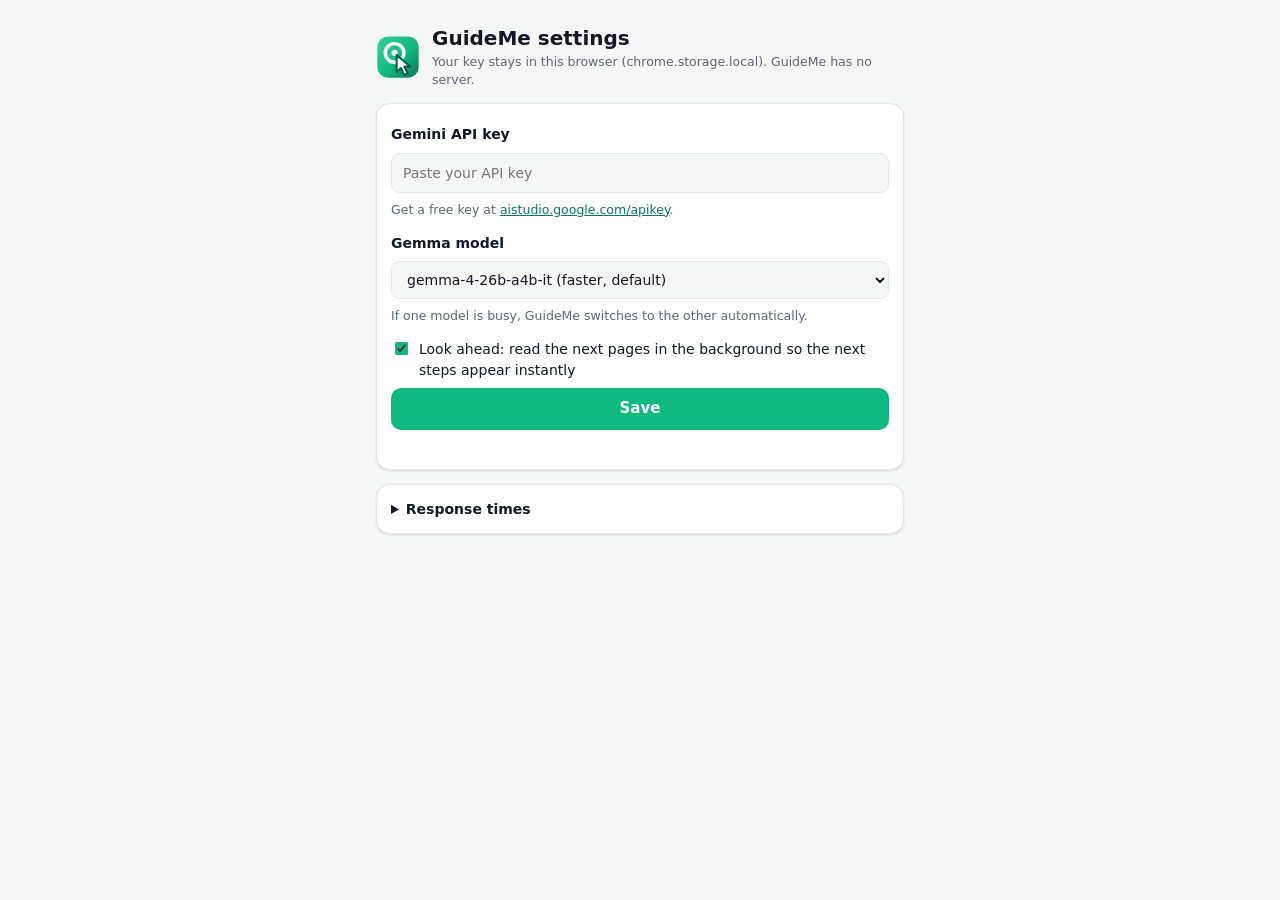
<file: options.html>
<!DOCTYPE html>
<html lang="en">
<head>
  <meta charset="utf-8">
  <meta name="viewport" content="width=device-width, initial-scale=1">
  <title>GuideMe Settings</title>
  <link rel="stylesheet" href="sidepanel.css">
  <link rel="stylesheet" href="options.css">
</head>
<body>
  <main class="settings">
    <header class="head">
      <img src="icons/logo.svg" alt="" width="44" height="44">
      <div>
        <h1>GuideMe settings</h1>
        <p class="small">Your key stays in this browser (chrome.storage.local). GuideMe has no server.</p>
      </div>
    </header>

    <section class="card">
      <label for="key">Gemini API key</label>
      <input id="key" type="password" placeholder="Paste your API key" autocomplete="off">
      <p class="small">Get a free key at <a href="https://aistudio.google.com/apikey" target="_blank" rel="noopener">aistudio.google.com/apikey</a>.</p>

      <label for="model">Gemma model</label>
      <select id="model">
        <option value="gemma-4-26b-a4b-it">gemma-4-26b-a4b-it (faster, default)</option>
        <option value="gemma-4-31b-it">gemma-4-31b-it (stronger)</option>
      </select>
      <p class="small">If one model is busy, GuideMe switches to the other automatically.</p>

      <label class="check"><input id="lookahead" type="checkbox" checked> Look ahead: read the next pages in the background so the next steps appear instantly</label>

      <button id="save" class="primary" type="button">Save</button>
      <p id="status" class="saved" role="status"></p>
    </section>

    <details class="card">
      <summary>Response times</summary>
      <pre id="timings">No calls yet.</pre>
      <button id="reset-timings" class="secondary" type="button">Reset response times</button>
    </details>
  </main>
  <script src="options.js"></script>
</body>
</html>
</file>
<file: sidepanel.css>
:root {
  --bg: #f4f7f6;
  --surface: #ffffff;
  --text: #111827;
  --muted: #5b6672;
  --border: #e3e8e6;
  --accent: #10b981;
  --accent-strong: #047857;
  --accent-soft: #e7f8f1;
  --on-accent: #ffffff;
  --ahead: #6366f1;
  --ahead-soft: #eef0ff;
  --warn: #b45309;
  --warn-soft: #fff6e6;
  --error: #dc2626;
  --error-soft: #fdecec;
  --shadow: 0 1px 2px rgba(16, 24, 40, 0.06), 0 1px 3px rgba(16, 24, 40, 0.08);
}
@media (prefers-color-scheme: dark) {
  :root {
    --bg: #0e1513;
    --surface: #17201d;
    --text: #eef2f1;
    --muted: #9aa8a3;
    --border: #26332e;
    --accent: #10b981;
    --accent-strong: #34d399;
    --accent-soft: #123328;
    --on-accent: #04130d;
    --ahead: #a5b4fc;
    --ahead-soft: #1e2140;
    --warn: #fbbf24;
    --warn-soft: #33270f;
    --error: #f87171;
    --error-soft: #3a1717;
    --shadow: none;
  }
}

* { box-sizing: border-box; }
html, body { height: 100%; }
body {
  margin: 0;
  background: var(--bg);
  color: var(--text);
  font: 14px/1.45 system-ui, -apple-system, "Segoe UI", Roboto, sans-serif;
  display: flex;
  flex-direction: column;
}
button { font: inherit; cursor: pointer; }
button:disabled { opacity: 0.6; cursor: progress; }
:focus-visible { outline: 2px solid var(--accent); outline-offset: 2px; }

/* Header */
.top {
  display: flex;
  align-items: center;
  gap: 10px;
  padding: 12px 14px;
  background: var(--surface);
  border-bottom: 1px solid var(--border);
}
.logo { flex: none; border-radius: 9px; }
.brand { flex: 1; min-width: 0; }
.brand h1 { margin: 0; font-size: 17px; letter-spacing: -0.01em; }
.tag { margin: 0; font-size: 12px; color: var(--muted); }
.icon-btn {
  border: 0;
  background: transparent;
  color: var(--muted);
  width: 34px;
  height: 34px;
  border-radius: 8px;
  display: grid;
  place-items: center;
}
.icon-btn:hover { background: var(--accent-soft); color: var(--accent-strong); }

main { flex: 1; overflow-y: auto; padding: 14px; display: flex; flex-direction: column; gap: 12px; }

.card {
  background: var(--surface);
  border: 1px solid var(--border);
  border-radius: 14px;
  padding: 14px;
  box-shadow: var(--shadow);
}

/* Ask */
.ask { display: flex; flex-direction: column; gap: 10px; }
.ask label { font-weight: 600; font-size: 15px; }
textarea {
  width: 100%;
  resize: vertical;
  min-height: 70px;
  padding: 10px 12px;
  border: 1px solid var(--border);
  border-radius: 10px;
  background: var(--bg);
  color: var(--text);
  font: inherit;
  font-size: 15px;
}
textarea:focus { outline: none; border-color: var(--accent); box-shadow: 0 0 0 3px var(--accent-soft); }
.chips { display: flex; flex-wrap: wrap; gap: 6px; }
.chip {
  border: 1px solid var(--border);
  background: var(--bg);
  color: var(--text);
  border-radius: 999px;
  padding: 4px 10px;
  font-size: 12.5px;
}
.chip:hover { border-color: var(--accent); color: var(--accent-strong); }
.primary {
  width: 100%;
  border: 0;
  border-radius: 10px;
  padding: 10px 14px;
  background: var(--accent);
  color: var(--on-accent);
  font-weight: 600;
  font-size: 15px;
}
.primary:hover:not(:disabled) { background: var(--accent-strong); color: #fff; }
.secondary {
  flex: 1;
  border: 1px solid var(--border);
  border-radius: 10px;
  padding: 9px 14px;
  background: var(--surface);
  color: var(--text);
  font-weight: 600;
}
.secondary:hover { border-color: var(--muted); }
.hint { margin: 0; padding: 8px 10px; border-radius: 8px; background: var(--warn-soft); color: var(--warn); font-size: 13px; }
.small { margin: 0; font-size: 12.5px; color: var(--muted); }

/* Goal + status */
.eyebrow { margin: 0; font-size: 11px; font-weight: 700; letter-spacing: 0.06em; text-transform: uppercase; color: var(--muted); }
.goal { margin: 2px 0 0; font-size: 16px; font-weight: 600; }
.understood { margin: 4px 0 0; font-size: 12.5px; color: var(--accent-strong); }
.status {
  display: flex;
  align-items: center;
  gap: 8px;
  margin-top: 12px;
  padding: 8px 10px;
  border-radius: 9px;
  background: var(--accent-soft);
  color: var(--accent-strong);
  font-size: 13px;
}
.status[data-kind="error"] { background: var(--error-soft); color: var(--error); }
.status[data-kind="idle"] { background: var(--warn-soft); color: var(--warn); }
.status[data-kind="ahead"] { background: var(--ahead-soft); color: var(--ahead); }
.spinner {
  flex: none;
  width: 12px;
  height: 12px;
  border-radius: 50%;
  border: 2px solid currentColor;
  border-right-color: transparent;
  display: none;
  animation: spin 0.8s linear infinite;
}
.status[data-kind="busy"] .spinner,
.status[data-kind="ahead"] .spinner,
.status.working .spinner { display: inline-block; }
.status[data-kind="ok"]::before { content: "●"; font-size: 10px; }
@keyframes spin { to { transform: rotate(360deg); } }

/* Steps timeline */
.section-title { margin: 6px 2px 0; font-size: 12px; font-weight: 700; letter-spacing: 0.06em; text-transform: uppercase; color: var(--muted); }
.steps { list-style: none; margin: 0; padding: 0; display: flex; flex-direction: column; }
.step { position: relative; display: flex; gap: 10px; padding: 0 0 14px; }
.step:not(:last-child)::before {
  content: "";
  position: absolute;
  left: 13px;
  top: 28px;
  bottom: 2px;
  width: 2px;
  background: var(--border);
}
.step.done:not(:last-child)::before { background: var(--accent); }
.dot {
  flex: none;
  width: 28px;
  height: 28px;
  border-radius: 50%;
  display: grid;
  place-items: center;
  font-weight: 700;
  font-size: 13px;
  background: var(--surface);
  border: 2px solid var(--border);
  color: var(--muted);
  z-index: 1;
}
.body { min-width: 0; flex: 1; padding-top: 3px; }
.txt { margin: 0; overflow-wrap: anywhere; }
.meta { margin: 2px 0 0; font-size: 12px; color: var(--muted); display: flex; align-items: center; gap: 6px; flex-wrap: wrap; overflow-wrap: anywhere; }
.badge { border-radius: 999px; padding: 0 7px; font-size: 11px; font-weight: 700; line-height: 18px; }
.badge.instant { background: var(--accent-soft); color: var(--accent-strong); }
.badge.menu { background: var(--warn-soft); color: var(--warn); }
.badge.ahead { background: var(--ahead-soft); color: var(--ahead); }

.step.done .dot { background: var(--accent); border-color: var(--accent); color: var(--on-accent); }
.step.done .txt { color: var(--muted); }
.step.current .dot,
.step.help .dot { background: var(--accent-soft); border-color: var(--accent); color: var(--accent-strong); box-shadow: 0 0 0 4px var(--accent-soft); }
.step.current .body,
.step.help .body {
  background: var(--surface);
  border: 1px solid var(--accent);
  border-radius: 10px;
  padding: 8px 10px;
  margin-top: -3px;
  box-shadow: var(--shadow);
}
.step.current .txt { font-weight: 600; font-size: 15px; }
.step.help .dot { border-color: var(--warn); color: var(--warn); background: var(--warn-soft); box-shadow: 0 0 0 4px var(--warn-soft); }
.step.help .body { border-color: var(--warn); }
.step.finish .dot { background: var(--accent); border-color: var(--accent); color: var(--on-accent); }
.step.finish .txt { font-weight: 600; }
.step.preview .dot { border-style: dashed; border-color: var(--ahead); color: var(--ahead); }
.step.preview .txt { color: var(--muted); }
.step.pending .txt,
.step.loading .txt { color: var(--muted); font-style: italic; }
.step.loading .dot,
.step.pending .dot { animation: pulse 1.4s ease-in-out infinite; }
@keyframes pulse { 50% { opacity: 0.4; } }

.controls { display: flex; flex-direction: column; gap: 8px; }
.controls > .secondary { width: 100%; }

/* Developer log */
.devlog { font-size: 12px; color: var(--muted); }
.devlog summary { cursor: pointer; padding: 4px 2px; user-select: none; }
#log {
  margin-top: 6px;
  max-height: 260px;
  overflow-y: auto;
  border: 1px solid var(--border);
  border-radius: 8px;
  padding: 8px;
  font-family: ui-monospace, Consolas, monospace;
  font-size: 11px;
  background: var(--surface);
  color: var(--text);
  white-space: pre-wrap;
  overflow-wrap: anywhere;
}

.foot { padding: 8px 14px; font-size: 11px; color: var(--muted); text-align: center; border-top: 1px solid var(--border); background: var(--surface); }

[hidden] { display: none !important; }
@media (prefers-reduced-motion: reduce) {
  .spinner, .step.loading .dot, .step.pending .dot { animation: none; }
}
</file>
<file: options.css>
body { display: block; height: auto; }
.settings { max-width: 560px; margin: 0 auto; padding: 24px 16px 48px; display: flex; flex-direction: column; gap: 14px; overflow: visible; }
.head { display: flex; gap: 12px; align-items: center; }
.head img { border-radius: 11px; }
.head h1 { margin: 0; font-size: 20px; }
.card { display: flex; flex-direction: column; gap: 8px; }
label { font-weight: 600; margin-top: 6px; }
input[type=password], select {
  width: 100%;
  padding: 9px 11px;
  border: 1px solid var(--border);
  border-radius: 9px;
  background: var(--bg);
  color: var(--text);
  font: inherit;
}
.check { display: flex; gap: 8px; align-items: flex-start; font-weight: 500; }
.check input { margin-top: 3px; accent-color: var(--accent); }
.saved { margin: 0; color: var(--accent-strong); min-height: 1.2em; }
summary { cursor: pointer; font-weight: 600; }
pre { margin: 8px 0; white-space: pre-wrap; font-size: 12px; }
a { color: var(--accent-strong); }
</file>
